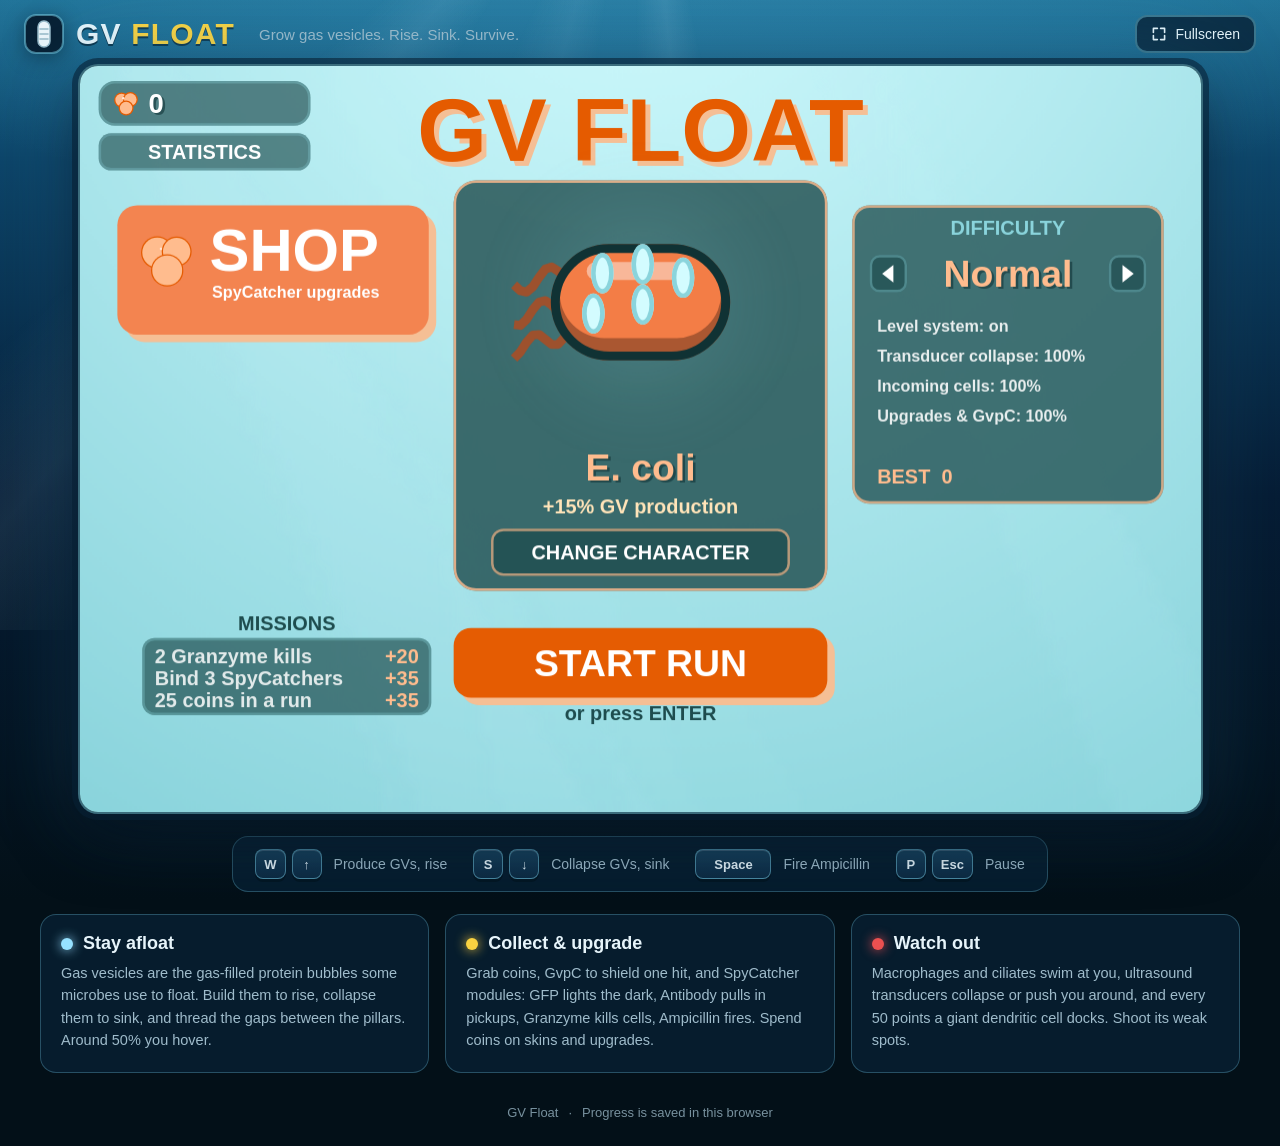
<file: docs/index.html>
<!DOCTYPE html>
<html lang="en">
<head>
  <meta charset="utf-8">
  <meta name="viewport" content="width=device-width, initial-scale=1">
  <meta name="theme-color" content="#061c34">
  <meta name="description" content="GV Float: stay afloat by growing and collapsing gas vesicles. A small browser game.">
  <title>GV Float</title>
  <link rel="icon" href="data:image/svg+xml,%3Csvg xmlns='http://www.w3.org/2000/svg' viewBox='0 0 32 32'%3E%3Crect width='32' height='32' rx='8' fill='%23082034'/%3E%3Crect x='11' y='5' width='10' height='22' rx='5' fill='%23ebf5fa' stroke='%2375c9e1' stroke-width='2'/%3E%3C/svg%3E">
  <link rel="stylesheet" href="style.css">
</head>
<body>
  <div class="sea" aria-hidden="true"><div class="rays"></div><div id="bubbles"></div></div>

  <header class="top">
    <a class="brand" href="./" aria-label="GV Float">
      <svg class="mark" viewBox="0 0 40 40" aria-hidden="true">
        <rect x="1" y="1" width="38" height="38" rx="11" fill="#082034" stroke="#75c9e1" stroke-opacity=".55" stroke-width="2"/>
        <rect x="14" y="7" width="12" height="26" rx="6" fill="#ebf5fa" stroke="#96b9c8" stroke-width="1.5"/>
        <path d="M16 15h8M16 20h8M16 25h8" stroke="#96b9c8" stroke-width="1.5" stroke-linecap="round"/>
      </svg>
      <span class="word">GV <b>FLOAT</b></span>
    </a>
    <p class="tagline">Grow gas vesicles. Rise. Sink. Survive.</p>
    <button id="fullscreen" class="btn" type="button" aria-label="Toggle fullscreen">
      <svg viewBox="0 0 20 20" aria-hidden="true"><path d="M3 8V3h5M12 3h5v5M17 12v5h-5M8 17H3v-5" fill="none" stroke="currentColor" stroke-width="2" stroke-linecap="round" stroke-linejoin="round"/></svg>
      <span>Fullscreen</span>
    </button>
  </header>

  <main>
    <section id="play" class="play" aria-label="Game">
      <div id="stage" class="stage">
        <canvas id="game" width="900" height="600" aria-label="GV Float"></canvas>
        <noscript><p class="nojs">GV Float needs JavaScript to run.</p></noscript>
      </div>
    </section>

    <section class="controls" aria-label="Controls">
      <div class="key-group"><kbd>W</kbd><kbd>↑</kbd><span>Produce GVs, rise</span></div>
      <div class="key-group"><kbd>S</kbd><kbd>↓</kbd><span>Collapse GVs, sink</span></div>
      <div class="key-group"><kbd class="wide">Space</kbd><span>Fire Ampicillin</span></div>
      <div class="key-group"><kbd>P</kbd><kbd>Esc</kbd><span>Pause</span></div>
    </section>
    <p class="touch-note">This game needs a keyboard: hold W and S to steer.</p>

    <section class="cards" aria-label="How to play">
      <article class="card">
        <h2><span class="dot blue"></span>Stay afloat</h2>
        <p>Gas vesicles are the gas-filled protein bubbles some microbes use to float. Build them to rise, collapse them to sink, and thread the gaps between the pillars. Around 50% you hover.</p>
      </article>
      <article class="card">
        <h2><span class="dot gold"></span>Collect &amp; upgrade</h2>
        <p>Grab coins, GvpC to shield one hit, and SpyCatcher modules: GFP lights the dark, Antibody pulls in pickups, Granzyme kills cells, Ampicillin fires. Spend coins on skins and upgrades.</p>
      </article>
      <article class="card">
        <h2><span class="dot red"></span>Watch out</h2>
        <p>Macrophages and ciliates swim at you, ultrasound transducers collapse or push you around, and every 50 points a giant dendritic cell docks. Shoot its weak spots.</p>
      </article>
    </section>
  </main>

  <footer>
    <span>GV Float</span>
    <span class="sep">·</span>
    <span>Progress is saved in this browser</span>
  </footer>

  <script src="js/config.js"></script>
  <script src="js/gfx.js"></script>
  <script src="js/entities.js"></script>
  <script src="js/screens.js"></script>
  <script src="js/main.js"></script>
  <script src="js/page.js"></script>
</body>
</html>
</file>
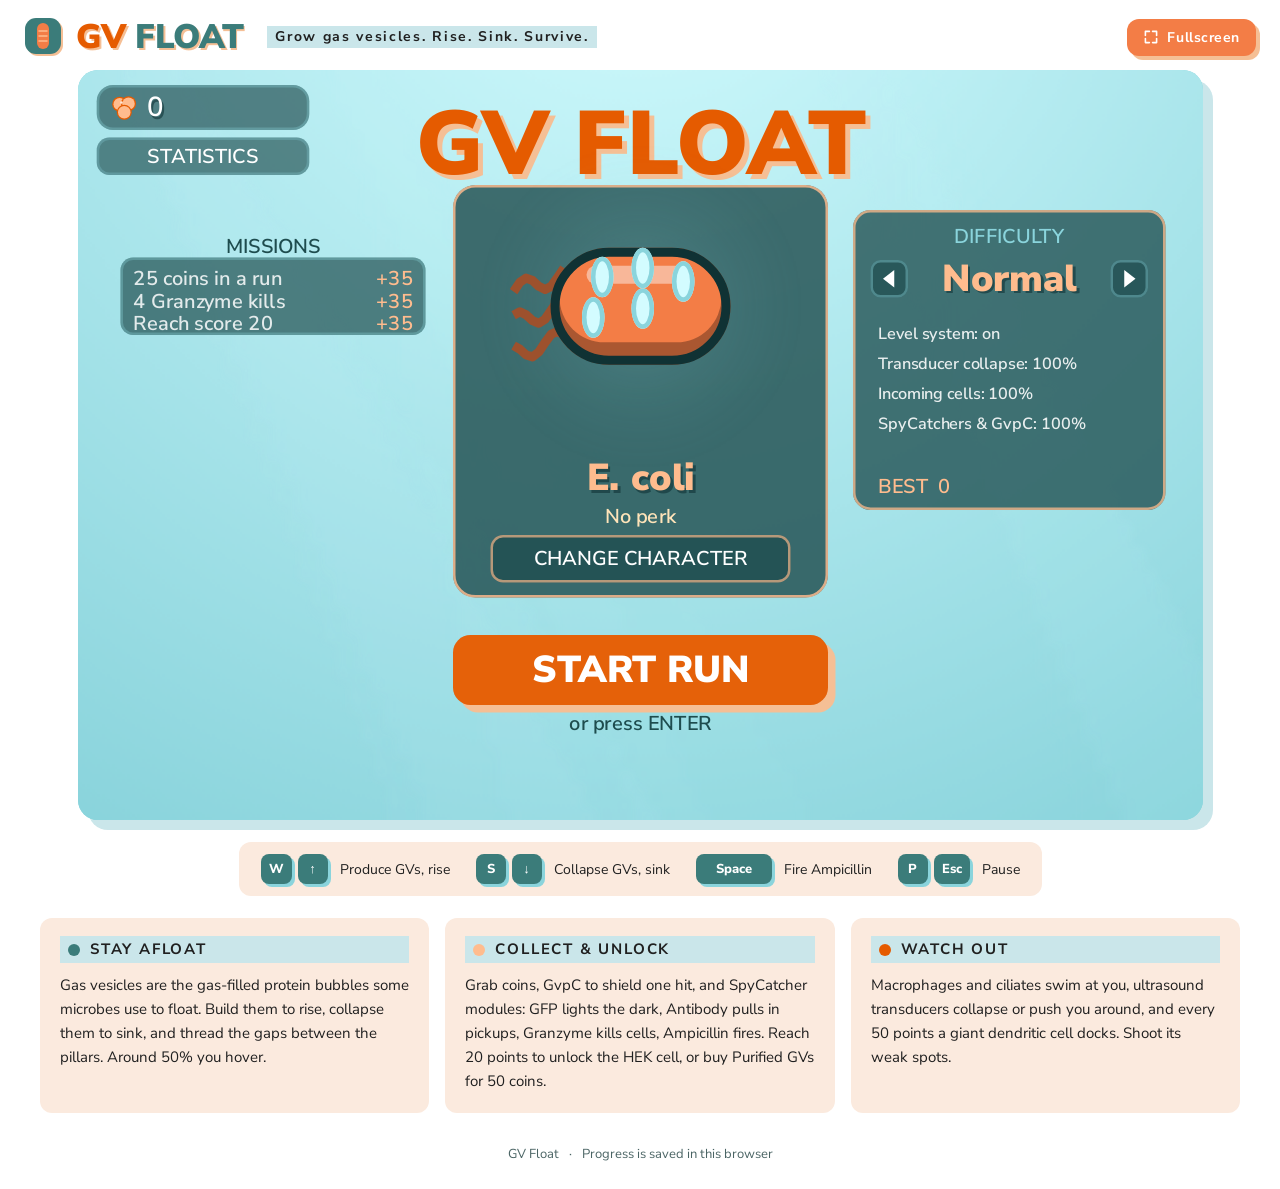
<file: simple/index.html>
<!DOCTYPE html>
<html lang="en">
<head>
  <meta charset="utf-8">
  <meta name="viewport" content="width=device-width, initial-scale=1">
  <meta name="theme-color" content="#ffffff">
  <meta name="description" content="GV Float: stay afloat by growing and collapsing gas vesicles. A small browser game (simple edition).">
  <title>GV Float (Simple)</title>
  <link rel="icon" href="data:image/svg+xml,%3Csvg xmlns='http://www.w3.org/2000/svg' viewBox='0 0 32 32'%3E%3Crect width='32' height='32' rx='8' fill='%233B7C7A'/%3E%3Crect x='11' y='5' width='10' height='22' rx='5' fill='%23F37D46' stroke='%23FFBC8E' stroke-width='2'/%3E%3C/svg%3E">
  <link rel="preconnect" href="https://fonts.googleapis.com">
  <link rel="preconnect" href="https://fonts.gstatic.com" crossorigin>
  <link rel="stylesheet" href="https://fonts.googleapis.com/css2?family=Nunito+Sans:wght@200..1000&display=swap">
  <link rel="stylesheet" href="style.css">
</head>
<body>
  <div class="sea" aria-hidden="true"><div id="bubbles"></div></div>

  <header class="top">
    <a class="brand" href="./" aria-label="GV Float">
      <svg class="mark" viewBox="0 0 40 40" aria-hidden="true">
        <rect x="3" y="3" width="36" height="36" rx="11" fill="#F5BF95"/>
        <rect x="1" y="1" width="36" height="36" rx="11" fill="#3B7C7A"/>
        <rect x="13" y="6" width="12" height="26" rx="6" fill="#F37D46"/>
        <path d="M15 14h8M15 19h8M15 24h8" stroke="#FFBC8E" stroke-width="1.5" stroke-linecap="round"/>
      </svg>
      <span class="word">GV <b>FLOAT</b></span>
    </a>
    <p class="tagline">Grow gas vesicles. Rise. Sink. Survive.</p>
    <button id="fullscreen" class="btn" type="button" aria-label="Toggle fullscreen">
      <svg viewBox="0 0 20 20" aria-hidden="true"><path d="M3 8V3h5M12 3h5v5M17 12v5h-5M8 17H3v-5" fill="none" stroke="currentColor" stroke-width="2" stroke-linecap="round" stroke-linejoin="round"/></svg>
      <span>Fullscreen</span>
    </button>
  </header>

  <main>
    <section id="play" class="play" aria-label="Game">
      <div id="stage" class="stage">
        <canvas id="game" width="900" height="600" aria-label="GV Float"></canvas>
        <noscript><p class="nojs">GV Float needs JavaScript to run.</p></noscript>
      </div>
    </section>

    <section class="controls" aria-label="Controls">
      <div class="key-group"><kbd>W</kbd><kbd>↑</kbd><span>Produce GVs, rise</span></div>
      <div class="key-group"><kbd>S</kbd><kbd>↓</kbd><span>Collapse GVs, sink</span></div>
      <div class="key-group"><kbd class="wide">Space</kbd><span>Fire Ampicillin</span></div>
      <div class="key-group"><kbd>P</kbd><kbd>Esc</kbd><span>Pause</span></div>
    </section>
    <p class="touch-note">This game needs a keyboard: hold W and S to steer.</p>

    <section class="cards" aria-label="How to play">
      <article class="card">
        <h2><span class="dot blue"></span>Stay afloat</h2>
        <p>Gas vesicles are the gas-filled protein bubbles some microbes use to float. Build them to rise, collapse them to sink, and thread the gaps between the pillars. Around 50% you hover.</p>
      </article>
      <article class="card">
        <h2><span class="dot gold"></span>Collect &amp; unlock</h2>
        <p>Grab coins, GvpC to shield one hit, and SpyCatcher modules: GFP lights the dark, Antibody pulls in pickups, Granzyme kills cells, Ampicillin fires. Reach 20 points to unlock the HEK cell, or buy Purified GVs for 50 coins.</p>
      </article>
      <article class="card">
        <h2><span class="dot red"></span>Watch out</h2>
        <p>Macrophages and ciliates swim at you, ultrasound transducers collapse or push you around, and every 50 points a giant dendritic cell docks. Shoot its weak spots.</p>
      </article>
    </section>
  </main>

  <footer>
    <span>GV Float</span>
    <span class="sep">·</span>
    <span>Progress is saved in this browser</span>
  </footer>

  <script src="game.js"></script>
</body>
</html>
</file>
<file: docs/style.css>
:root {
  --deep: #031018;
  --bottom: #061c34;
  --top: #1d6f94;
  --panel: #082034;
  --line: #75c9e1;
  --text: #e6f4fa;
  --muted: #9fbccb;
  --yellow: #fad241;
  --red: #eb5050;
  --green: #50dc78;
  --font: "Avenir Next", "Helvetica Neue", Arial, sans-serif;
  color-scheme: dark;
}

* { box-sizing: border-box; }

html { background: var(--deep); }

body {
  margin: 0;
  min-height: 100vh;
  font-family: var(--font);
  color: var(--text);
  background:
    radial-gradient(120% 60% at 50% -10%, rgba(80, 170, 210, .35), transparent 60%),
    linear-gradient(180deg, var(--top) 0%, #0d4468 18%, var(--bottom) 55%, var(--deep) 100%);
  background-attachment: fixed;
  display: flex;
  flex-direction: column;
  align-items: center;
  overflow-x: hidden;
}

/* ------------------------------------------------------------------ water */

.sea {
  position: fixed;
  inset: 0;
  pointer-events: none;
  z-index: 0;
  overflow: hidden;
}

.rays {
  position: absolute;
  inset: -10% -10% 30% -10%;
  background:
    conic-gradient(from 168deg at 50% -20%,
      transparent 0deg, rgba(200, 240, 255, .10) 6deg, transparent 13deg,
      transparent 20deg, rgba(200, 240, 255, .07) 27deg, transparent 36deg,
      transparent 44deg, rgba(200, 240, 255, .09) 52deg, transparent 60deg);
  animation: sway 14s ease-in-out infinite alternate;
  transform-origin: 50% 0;
}

@keyframes sway {
  from { transform: rotate(-3deg); }
  to   { transform: rotate(3deg); }
}

.bubble {
  position: absolute;
  bottom: -30px;
  border-radius: 50%;
  border: 1px solid rgba(230, 250, 255, .5);
  background: radial-gradient(circle at 30% 30%, rgba(255, 255, 255, .5), rgba(200, 240, 255, .08) 60%);
  opacity: 0;
  animation: rise linear infinite;
}

@keyframes rise {
  0%   { transform: translate(0, 0); opacity: 0; }
  10%  { opacity: .8; }
  90%  { opacity: .5; }
  100% { transform: translate(var(--drift, 20px), -110vh); opacity: 0; }
}

/* ----------------------------------------------------------------- layout */

header, main, footer { position: relative; z-index: 1; width: 100%; }

.top {
  max-width: 1280px;
  margin: 0 auto;
  padding: 14px 24px 10px;
  display: flex;
  align-items: center;
  gap: 18px;
}

.brand {
  display: flex;
  align-items: center;
  gap: 12px;
  color: inherit;
  text-decoration: none;
}
.mark { width: 40px; height: 40px; filter: drop-shadow(0 4px 10px rgba(0, 0, 0, .35)); }
.word {
  font-size: 30px;
  font-weight: 800;
  letter-spacing: .04em;
  text-shadow: 0 2px 0 rgba(0, 12, 25, .55);
}
.word b { color: var(--yellow); font-weight: 800; }

.tagline {
  margin: 0 auto 0 6px;
  color: var(--muted);
  font-size: 15px;
}

.btn {
  display: inline-flex;
  align-items: center;
  gap: 8px;
  font: inherit;
  font-size: 14px;
  color: var(--text);
  padding: 9px 14px;
  background: rgba(8, 32, 52, .8);
  border: 2px solid rgba(117, 201, 225, .45);
  border-radius: 12px;
  cursor: pointer;
  transition: border-color .15s, background .15s, transform .15s;
}
.btn svg { width: 16px; height: 16px; }
.btn:hover { border-color: var(--yellow); background: rgba(8, 32, 52, .92); }
.btn:active { transform: translateY(1px); }
.btn:focus-visible { outline: 2px solid var(--yellow); outline-offset: 2px; }

main {
  max-width: 1280px;
  margin: 0 auto;
  padding: 0 24px 24px;
  display: flex;
  flex-direction: column;
  align-items: center;
  gap: 22px;
}

/* ------------------------------------------------------------------- game */

.play {
  width: 100%;
  display: flex;
  justify-content: center;
}

/* As large as fits the window without scrolling, always 3:2. */
.stage {
  width: min(100%, calc((100vh - 150px) * 1.5), 1200px);
  min-width: min(100%, 420px);
  aspect-ratio: 3 / 2;
  position: relative;
  border-radius: 20px;
  overflow: hidden;
  background: var(--deep);
  border: 2px solid rgba(117, 201, 225, .5);
  box-shadow:
    0 0 0 6px rgba(8, 32, 52, .6),
    0 24px 60px rgba(0, 8, 20, .6),
    0 0 90px rgba(60, 170, 220, .25);
}

canvas {
  display: block;
  width: 100%;
  height: 100%;
  touch-action: none;
  user-select: none;
  -webkit-user-select: none;
}

.nojs { padding: 24px; color: var(--muted); }

.play:fullscreen {
  display: flex;
  align-items: center;
  justify-content: center;
  background: #000;
}
.play:fullscreen .stage {
  width: min(100vw, 150vh);
  border: 0;
  border-radius: 0;
  box-shadow: none;
}

/* --------------------------------------------------------------- controls */

.controls {
  display: flex;
  flex-wrap: wrap;
  justify-content: center;
  gap: 10px 26px;
  padding: 12px 22px;
  background: rgba(8, 32, 52, .78);
  border: 1px solid rgba(117, 201, 225, .3);
  border-radius: 16px;
}

.key-group {
  display: flex;
  align-items: center;
  gap: 6px;
  color: var(--muted);
  font-size: 14px;
}
.key-group span { margin-left: 6px; }

kbd {
  display: inline-grid;
  place-items: center;
  min-width: 30px;
  height: 30px;
  padding: 0 8px;
  font: 700 13px var(--font);
  color: var(--text);
  background: linear-gradient(180deg, #16405c, #0c2a42);
  border: 1px solid rgba(117, 201, 225, .55);
  border-radius: 8px;
  box-shadow: 0 3px 0 #041623, inset 0 1px 0 rgba(255, 255, 255, .15);
}
kbd.wide { min-width: 76px; }

.touch-note {
  display: none;
  margin: -8px 0 0;
  color: var(--yellow);
  font-size: 14px;
  text-align: center;
}

/* ------------------------------------------------------------------ cards */

.cards {
  width: 100%;
  max-width: 1200px;
  display: grid;
  grid-template-columns: repeat(3, 1fr);
  gap: 16px;
}

.card {
  padding: 18px 20px 20px;
  background: rgba(8, 32, 52, .8);
  border: 1px solid rgba(117, 201, 225, .3);
  border-radius: 16px;
}
.card h2 {
  display: flex;
  align-items: center;
  gap: 10px;
  margin: 0 0 8px;
  font-size: 18px;
}
.card p {
  margin: 0;
  color: var(--muted);
  font-size: 14.5px;
  line-height: 1.55;
}

.dot { width: 12px; height: 12px; border-radius: 50%; box-shadow: 0 0 12px currentColor; }
.dot.blue { background: #96e1ff; color: #96e1ff; }
.dot.gold { background: var(--yellow); color: var(--yellow); }
.dot.red  { background: var(--red); color: var(--red); }

footer {
  max-width: 1280px;
  padding: 8px 24px 26px;
  display: flex;
  justify-content: center;
  gap: 10px;
  color: rgba(159, 188, 203, .75);
  font-size: 13px;
}

/* -------------------------------------------------------------- responsive */

@media (max-width: 820px) {
  .tagline { display: none; }
  .top { justify-content: space-between; padding: 12px 16px 8px; }
  main { padding: 0 12px 20px; }
  .word { font-size: 24px; }
  .stage { width: 100%; border-radius: 14px; }
  .cards { grid-template-columns: 1fr; }
}

@media (hover: none) and (pointer: coarse) {
  .touch-note { display: block; }
  #fullscreen { display: none; }
}

/* During a run the page behind the canvas stands still (see syncPageAnimations in main.js). */
body.in-run .rays,
body.in-run .bubble { animation-play-state: paused; }

@media (prefers-reduced-motion: reduce) {
  .rays { animation: none; }
  #bubbles { display: none; }
}
</file>
<file: simple/style.css>
/* Styled after the iGEM Heidelberg 2026 (VOYAGE) wiki: white page, Nunito Sans,
   Cayenne titles with a hard Peach offset, pale-teal heading bars, cream panels. */
:root {
  --cayenne: #E55B00;
  --tangerine: #F37D46;
  --peach: #FFBC8E;
  --frosted: #8AD4DC;
  --pine: #3B7C7A;
  --cyan: #D3FCFF;
  --title-shadow: #F5BF95;
  --ink: #202020;
  --muted: #4a6464;
  --bar: #CAE6EA;
  --panel: #FBEADE;
  --font: "Nunito Sans", "Avenir Next", "Helvetica Neue", Arial, sans-serif;
  color-scheme: light;
}

* { box-sizing: border-box; }

html { background: #fff; }

body {
  margin: 0;
  min-height: 100vh;
  font-family: var(--font);
  color: var(--ink);
  background: #fff;
  display: flex;
  flex-direction: column;
  align-items: center;
  overflow-x: hidden;
}

/* ---------------------------------------------------------------- bubbles */

.sea {
  position: fixed;
  inset: 0;
  pointer-events: none;
  z-index: 0;
  overflow: hidden;
}

.bubble {
  position: absolute;
  bottom: -30px;
  border-radius: 50%;
  border: 1.5px solid var(--frosted);
  background: rgba(211, 252, 255, .5);
  opacity: 0;
  animation: rise linear infinite;
}

@keyframes rise {
  0%   { transform: translate(0, 0); opacity: 0; }
  10%  { opacity: .8; }
  90%  { opacity: .5; }
  100% { transform: translate(var(--drift, 20px), -110vh); opacity: 0; }
}

/* ----------------------------------------------------------------- layout */

header, main, footer { position: relative; z-index: 1; width: 100%; }

.top {
  max-width: 1280px;
  margin: 0 auto;
  padding: 14px 24px 10px;
  display: flex;
  align-items: center;
  gap: 18px;
}

.brand {
  display: flex;
  align-items: center;
  gap: 12px;
  color: inherit;
  text-decoration: none;
}
.mark { width: 40px; height: 40px; }
.word {
  font-size: 34px;
  font-weight: 1000;
  letter-spacing: -.01em;
  color: var(--cayenne);
  text-shadow: .055em .055em 0 var(--title-shadow);
}
.word b { color: var(--pine); font-weight: 1000; }

.tagline {
  margin: 0 auto 0 6px;
  padding: 0 .5rem;
  background: var(--bar);
  font-weight: 700;
  letter-spacing: .12em;
  font-size: 14px;
  line-height: 1.6;
}

.btn {
  display: inline-flex;
  align-items: center;
  gap: 8px;
  font: 700 14px var(--font);
  letter-spacing: .04em;
  color: #fff;
  padding: 9px 16px;
  background: var(--tangerine);
  border: 0;
  border-radius: 12px;
  box-shadow: 4px 4px 0 var(--title-shadow);
  cursor: pointer;
  transition: background .15s, transform .15s, box-shadow .15s;
}
.btn svg { width: 16px; height: 16px; }
.btn:hover { background: var(--cayenne); }
.btn:active { transform: translate(2px, 2px); box-shadow: 2px 2px 0 var(--title-shadow); }
.btn:focus-visible { outline: 3px solid var(--pine); outline-offset: 3px; }

main {
  max-width: 1280px;
  margin: 0 auto;
  padding: 0 24px 24px;
  display: flex;
  flex-direction: column;
  align-items: center;
  gap: 22px;
}

/* ------------------------------------------------------------------- game */

.play {
  width: 100%;
  display: flex;
  justify-content: center;
}

/* As large as fits the window without scrolling, always 3:2. */
.stage {
  width: min(100%, calc((100vh - 150px) * 1.5), 1200px);
  min-width: min(100%, 420px);
  aspect-ratio: 3 / 2;
  position: relative;
  border-radius: 20px;
  overflow: hidden;
  background: var(--frosted);
  box-shadow: 10px 10px 0 var(--bar);
}

canvas {
  display: block;
  width: 100%;
  height: 100%;
  touch-action: none;
  user-select: none;
  -webkit-user-select: none;
}

.nojs { padding: 24px; color: var(--ink); }

.play:fullscreen {
  display: flex;
  align-items: center;
  justify-content: center;
  background: #000;
}
.play:fullscreen .stage {
  width: min(100vw, 150vh);
  border-radius: 0;
  box-shadow: none;
}

/* --------------------------------------------------------------- controls */

.controls {
  display: flex;
  flex-wrap: wrap;
  justify-content: center;
  gap: 10px 26px;
  padding: 12px 22px;
  background: var(--panel);
  border-radius: 12px;
}

.key-group {
  display: flex;
  align-items: center;
  gap: 6px;
  color: var(--ink);
  font-size: 14px;
}
.key-group span { margin-left: 6px; }

kbd {
  display: inline-grid;
  place-items: center;
  min-width: 30px;
  height: 30px;
  padding: 0 8px;
  font: 800 13px var(--font);
  color: #fff;
  background: var(--pine);
  border-radius: 8px;
  box-shadow: 3px 3px 0 var(--frosted);
}
kbd.wide { min-width: 76px; }

.touch-note {
  display: none;
  margin: -8px 0 0;
  color: var(--cayenne);
  font-weight: 700;
  font-size: 14px;
  text-align: center;
}

/* ------------------------------------------------------------------ cards */

.cards {
  width: 100%;
  max-width: 1200px;
  display: grid;
  grid-template-columns: repeat(3, 1fr);
  gap: 16px;
}

.card {
  padding: 18px 20px 20px;
  background: var(--panel);
  border-radius: 12px;
}
.card h2 {
  display: flex;
  align-items: center;
  gap: 10px;
  margin: 0 0 10px;
  padding: 0 .5rem;
  background: var(--bar);
  font-size: 15px;
  font-weight: 700;
  letter-spacing: .12em;
  text-transform: uppercase;
  line-height: 1.8;
}
.card p {
  margin: 0;
  font-size: 15px;
  line-height: 1.6;
}

.dot { width: 12px; height: 12px; border-radius: 50%; flex: none; }
.dot.blue { background: var(--pine); }
.dot.gold { background: var(--peach); }
.dot.red  { background: var(--cayenne); }

footer {
  max-width: 1280px;
  padding: 8px 24px 26px;
  display: flex;
  justify-content: center;
  gap: 10px;
  color: var(--muted);
  font-size: 13px;
}

/* -------------------------------------------------------------- responsive */

@media (max-width: 820px) {
  .tagline { display: none; }
  .top { justify-content: space-between; padding: 12px 16px 8px; }
  main { padding: 0 16px 20px; }
  .word { font-size: 26px; }
  .stage { width: 100%; border-radius: 14px; box-shadow: 6px 6px 0 var(--bar); }
  .cards { grid-template-columns: 1fr; }
}

@media (hover: none) and (pointer: coarse) {
  .touch-note { display: block; }
  #fullscreen { display: none; }
}

/* During a run the page behind the canvas stands still (see syncPageAnimations in main.js). */
body.in-run .bubble { animation-play-state: paused; }

@media (prefers-reduced-motion: reduce) {
  #bubbles { display: none; }
}
</file>
